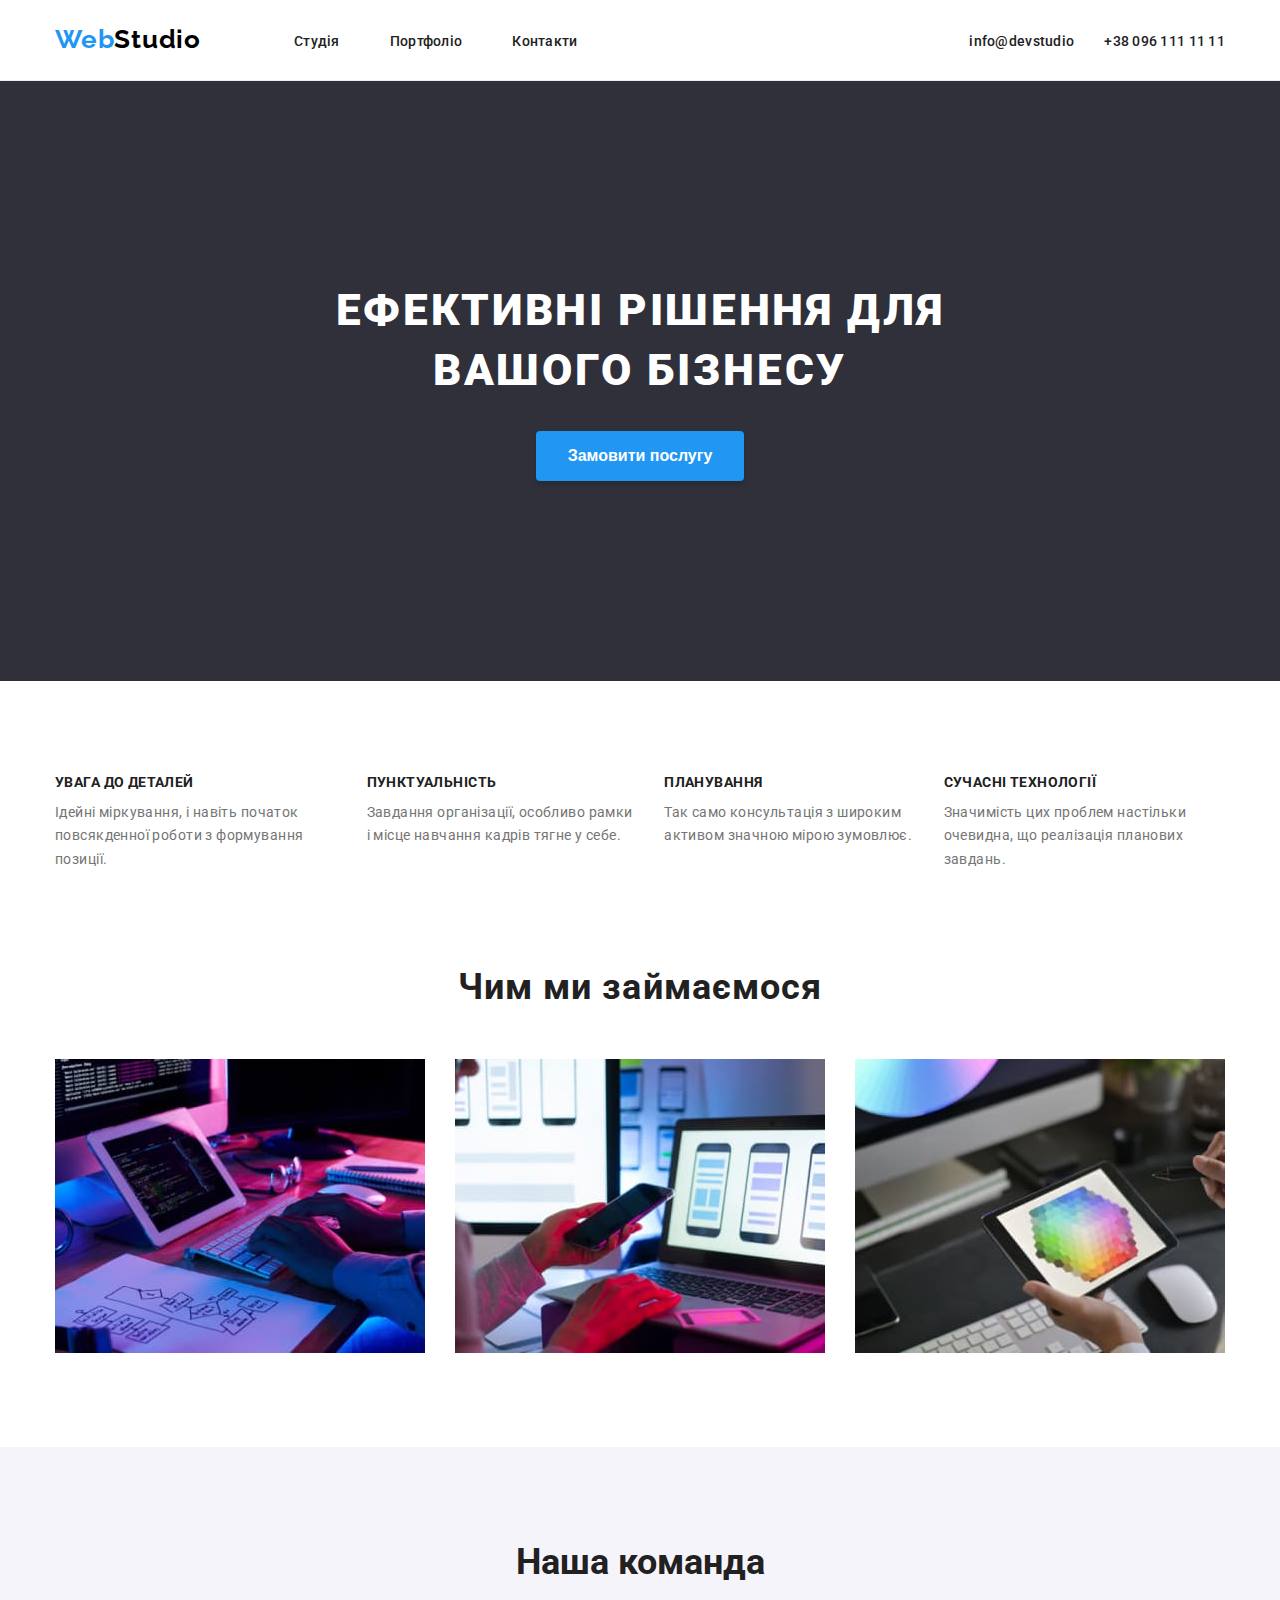
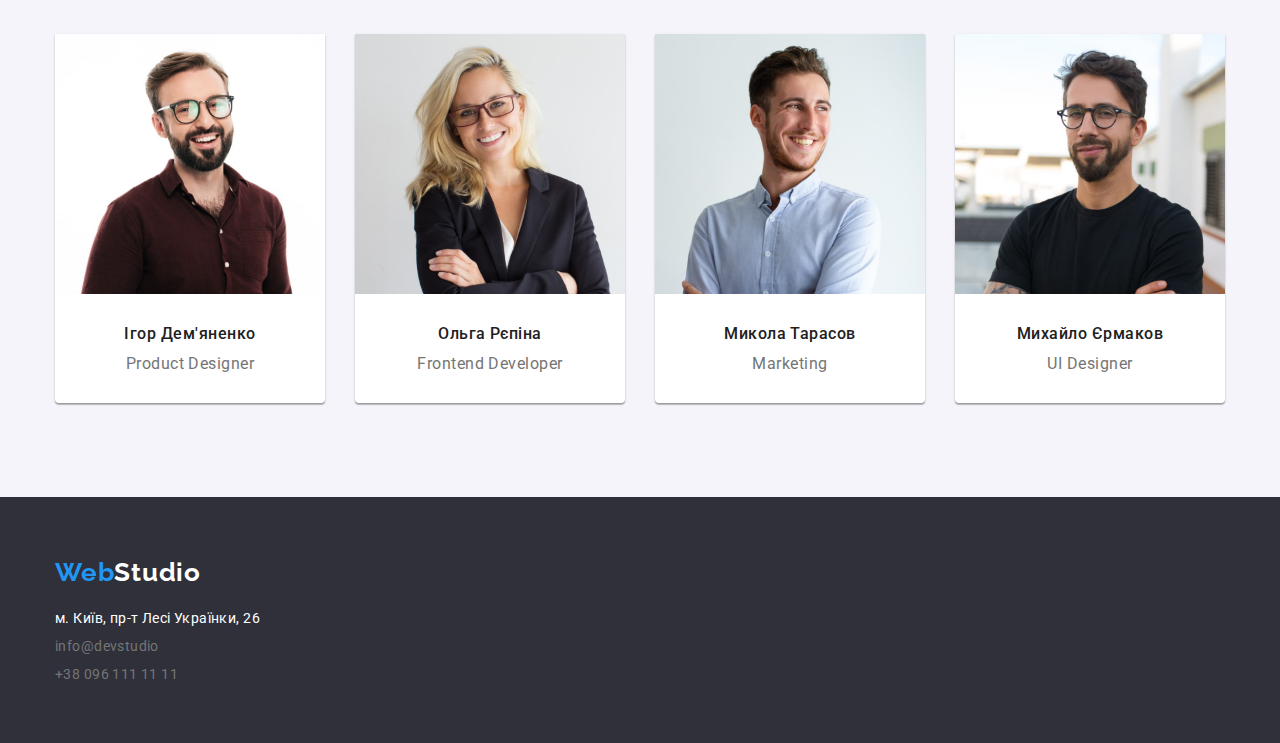
<file: index.html>
<!DOCTYPE html>
<html lang="uk">
  <head>
    <meta charset="UTF-8" />
    <meta http-equiv="X-UA-Compatible" content="IE=edge" />
    <meta name="viewport" content="width=device-width, initial-scale=1.0" />
    <title>Студія</title>
    <link rel="stylesheet" href="./css/styles.css" />
    <link rel="preconnect" href="https://fonts.googleapis.com" />
    <link rel="preconnect" href="https://fonts.gstatic.com" crossorigin />
    <link
      href="https://fonts.googleapis.com/css2?family=Raleway:wght@700&family=Roboto:wght@400;500;700;900&display=swap"
      rel="stylesheet"
    />
  </head>
  <body>
    <header class="header-page">
      <div class="container">
        <div class="header-container">
          <a class="link-logo" href="./index.html"
            ><span class="web-word">Web</span>Studio</a
          >
          <nav>
            <ul class="link-nav">
              <li><a class="link" href="./index.html">Студія</a></li>
              <li><a class="link" href="./portfolio.html">Портфоліо</a></li>
              <li><a class="link" href="#">Контакти</a></li>
            </ul>
          </nav>
          <ul class="link-contacts">
            <li>
              <a class="link" href="mailto:info@devstudio.com"
                >info@devstudio</a
              >
            </li>
            <li>
              <a class="link" href="tel:+380961111111">+38 096 111 11 11</a>
            </li>
          </ul>
        </div>
      </div>
    </header>
    <main>
      <section class="hero changes-section">
        <div class="container">
          <h1 class="hero-heading">Ефективні рішення для вашого бізнесу</h1>
          <button class="hero-btn" type="button">Замовити послугу</button>
        </div>
      </section>
      <section class="advantages changes-section">
        <div class="container">
          <h2 class="visually-hidden">Переваги</h2>
          <ul class="advantages-list">
            <li class="advantages-list-item">
              <h3 class="points">УВАГА ДО ДЕТАЛЕЙ</h3>
              <p class="description">
                Ідейні міркування, і навіть початок повсякденної роботи з
                формування позиції.
              </p>
            </li>
            <li class="advantages-list-item">
              <h3 class="points">ПУНКТУАЛЬНІСТЬ</h3>
              <p class="description">
                Завдання організації, особливо рамки і місце навчання кадрів
                тягне у себе.
              </p>
            </li>
            <li class="advantages-list-item">
              <h3 class="points">ПЛАНУВАННЯ</h3>
              <p class="description">
                Так само консультація з широким активом значною мірою зумовлює.
              </p>
            </li>
            <li class="advantages-list-item">
              <h3 class="points">СУЧАСНІ ТЕХНОЛОГІЇ</h3>
              <p class="description">
                Значимість цих проблем настільки очевидна, що реалізація
                планових завдань.
              </p>
            </li>
          </ul>
        </div>
      </section>
      <section class="what-we-do changes-section">
        <div class="container">
          <h2 class="what-we-do-heading">Чим ми займаємося</h2>
          <ul class="what-we-do-list">
            <li class="what-we-do-list-item">
              <img
                src="./images/img1.jpg"
                alt="планшет, дві руки на клавіатурі щось друкують"
                width="370"
              />
            </li>
            <li class="what-we-do-list-item">
              <img
                src="./images/img2.jpg"
                alt="ноутбук та частина монітору на яких зображено смартфони і дві жіночі руки, в лівій руці знаходиться смартфон"
                width="370"
              />
            </li>
            <li class="what-we-do-list-item">
              <img
                src="./images/img3.jpg"
                alt="дві руки, в лівій планшет з зображенням палітри кольорів, в правій стилус"
                width="370"
              />
            </li>
          </ul>
        </div>
      </section>
      <section class="our-team changes-section">
        <div class="container">
          <h2 class="our-team-heading">Наша команда</h2>
          <ul class="our-team-list">
            <li class="our-team-list-item">
              <img
                src="./images/photo1.jpg"
                alt="чоловік на вигляд років 40 з бородою в окулярах посміхається"
                width="270"
              />
              <div class="our-team-description">
                <h3 class="worker">Ігор Дем'яненко</h3>
                <p class="position">Product Designer</p>
              </div>
            </li>
            <li class="our-team-list-item">
              <img
                src="./images/photo2.jpg"
                alt="жінка на вигляд років 35 з помірно довгим білим волоссям в окулярах посміхається"
                width="270"
              />
              <div class="our-team-description">
                <h3 class="worker">Ольга Рєпіна</h3>
                <p class="position">Frontend Developer</p>
              </div>
            </li>
            <li class="our-team-list-item">
              <img
                src="./images/photo3.jpg"
                alt="чоловік на вигляд років 30 посміхається"
                width="270"
              />
              <div class="our-team-description">
                <h3 class="worker">Микола Тарасов</h3>
                <p class="position">Marketing</p>
              </div>
            </li>
            <li class="our-team-list-item">
              <img
                src="./images/photo4.jpg"
                alt="чоловік на вигляд років 30 в окулярах злегка посміхається"
                width="270"
              />
              <div class="our-team-description">
                <h3 class="worker">Михайло Єрмаков</h3>
                <p class="position">UI Designer</p>
              </div>
            </li>
          </ul>
        </div>
      </section>
    </main>
    <footer class="page-footer">
      <div class="container">
        <a class="link-logo-footer" href="./index.html"
          ><span class="web-word">Web</span>Studio</a
        >
        <address class="contacts">
          <ul class="link-contacts contacts-footer">
            <li class="location">
              <a
                class="link-footer"
                href="https://goo.gl/maps/7kxBD52CgUuhiN939"
                target="_blank"
                rel="noopener nofollow noreferrer"
                >м. Київ, пр-т Лесі Українки, 26</a
              >
            </li>
            <li class="link-contacts-item">
              <a class="link-footer" href="mailto:info@devstudio.com"
                >info@devstudio</a
              >
            </li>
            <li class="link-contacts-item">
              <a class="link-footer" href="tel:+380961111111"
                >+38 096 111 11 11</a
              >
            </li>
          </ul>
        </address>
      </div>
    </footer>
  </body>
</html>
</file>
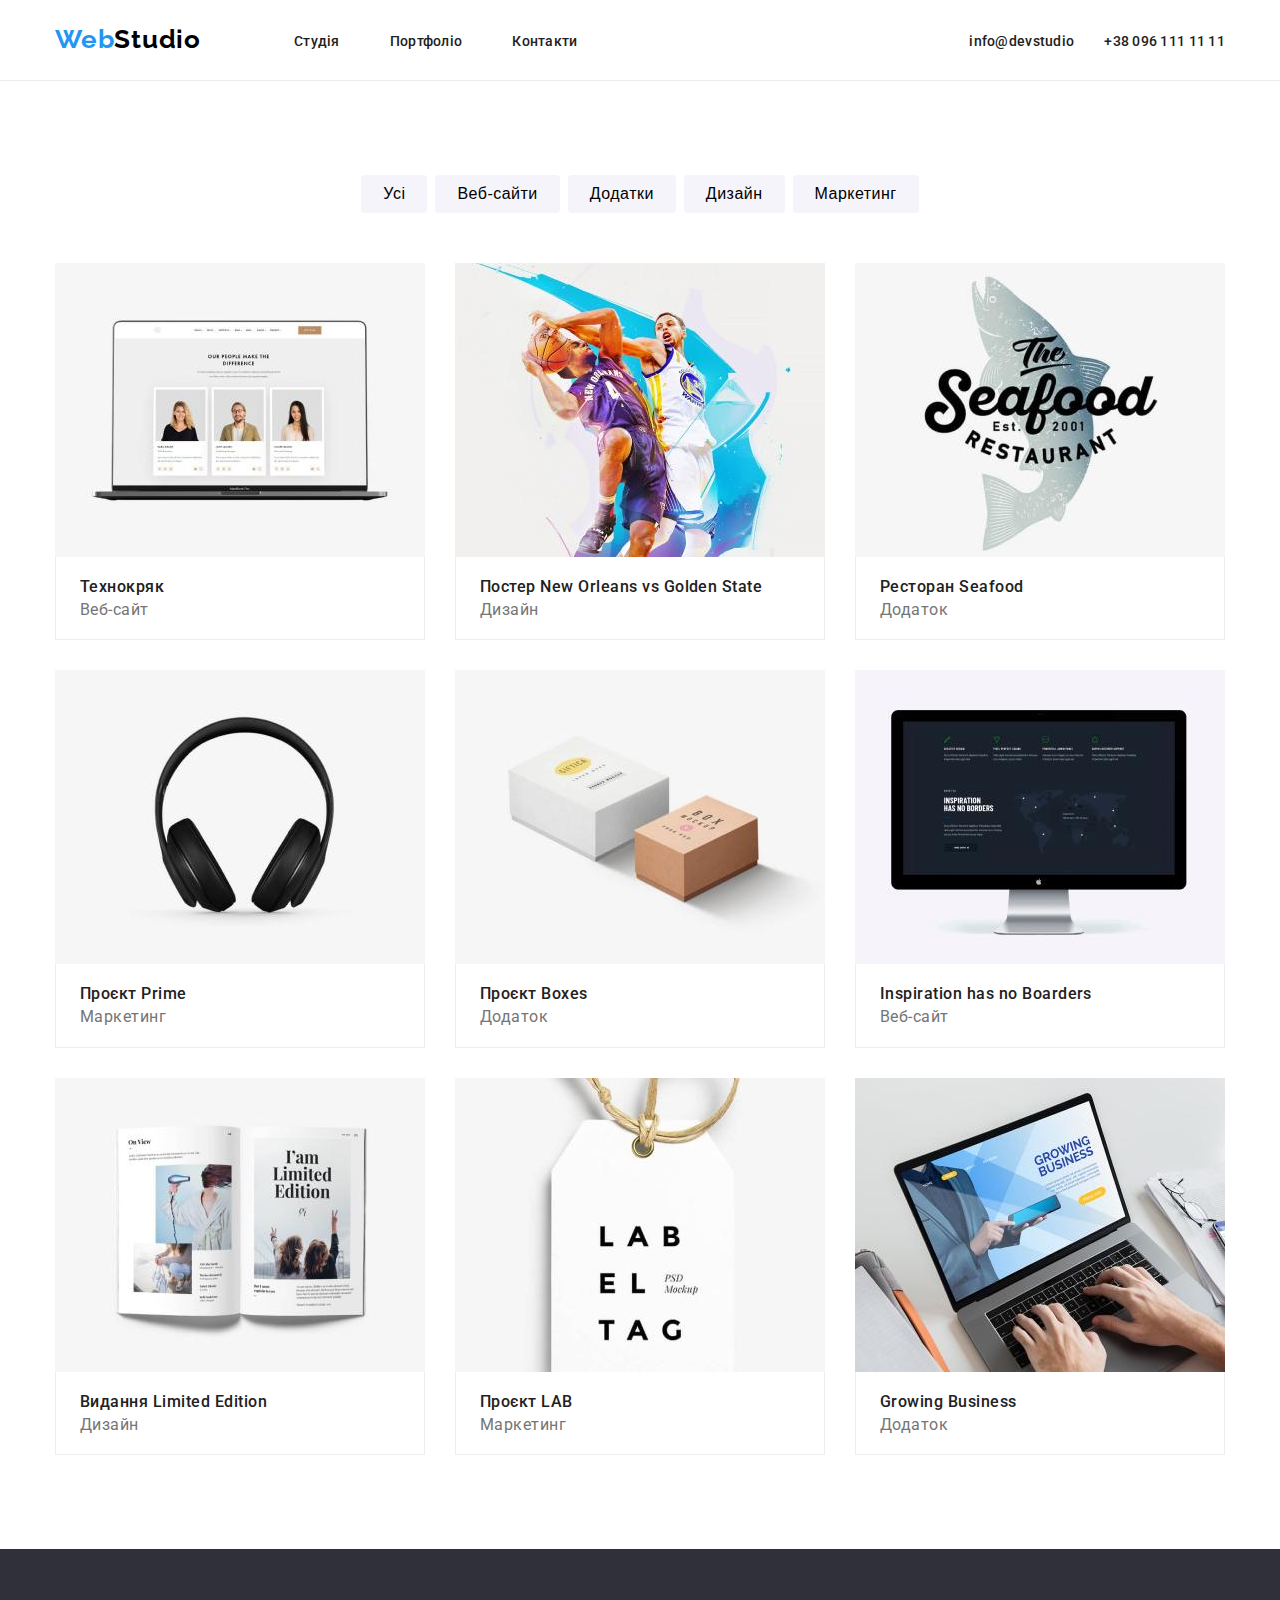
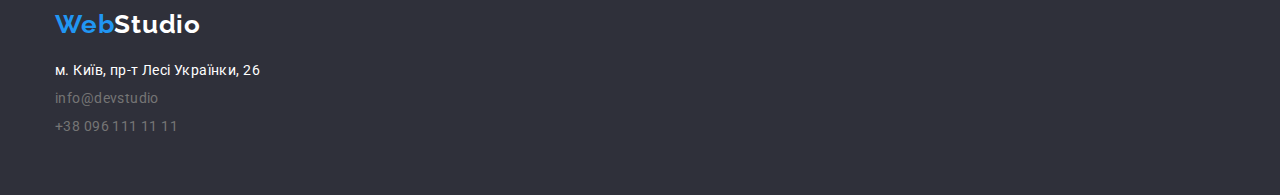
<file: portfolio.html>
<!DOCTYPE html>
<html lang="uk">
  <head>
    <meta charset="UTF-8" />
    <meta http-equiv="X-UA-Compatible" content="IE=edge" />
    <meta name="viewport" content="width=device-width, initial-scale=1.0" />
    <title>Портфоліо</title>
    <link rel="stylesheet" href="./css/styles.css" />
    <link rel="preconnect" href="https://fonts.googleapis.com" />
    <link rel="preconnect" href="https://fonts.gstatic.com" crossorigin />
    <link
      href="https://fonts.googleapis.com/css2?family=Raleway:wght@700&family=Roboto:wght@400;500;700;900&display=swap"
      rel="stylesheet"
    />
  </head>
  <body>
    <header class="header-page">
      <div class="container">
        <div class="header-container">
          <a class="link-logo" href="./index.html"
            ><span class="web-word">Web</span>Studio</a
          >
          <nav>
            <ul class="link-nav">
              <li><a class="link" href="./index.html">Студія</a></li>
              <li><a class="link" href="./portfolio.html">Портфоліо</a></li>
              <li><a class="link" href="#">Контакти</a></li>
            </ul>
          </nav>
          <ul class="link-contacts">
            <li>
              <a class="link" href="mailto:info@devstudio.com"
                >info@devstudio</a
              >
            </li>
            <li>
              <a class="link" href="tel:+380961111111">+38 096 111 11 11</a>
            </li>
          </ul>
        </div>
      </div>
    </header>
    <main>
      <section class="portfolio changes-section">
        <div class="container">
          <h1 class="visually-hidden">Портфоліо</h1>
          <ul class="btn-list">
            <li>
              <button class="btn" type="button">Усі</button>
            </li>
            <li>
              <button class="btn" type="button">Веб-сайти</button>
            </li>
            <li>
              <button class="btn" type="button">Додатки</button>
            </li>
            <li>
              <button class="btn" type="button">Дизайн</button>
            </li>
            <li>
              <button class="btn" type="button">Маркетинг</button>
            </li>
          </ul>
          <ul class="portfolio-list">
            <li class="portfolio-list-item">
              <img
                src="./images/portfolio-img/img_1.jpg"
                alt="img"
                width="370"
              />
              <div class="portfolio-list-item-description">
                <h3 class="our-works">Технокряк</h3>
                <p class="work-type">Веб-сайт</p>
              </div>
            </li>
            <li class="portfolio-list-item">
              <img
                src="./images/portfolio-img/img_2.jpg"
                alt="img"
                width="370"
              />
              <div class="portfolio-list-item-description">
                <h3 class="our-works">Постер New Orleans vs Golden State</h3>
                <p class="work-type">Дизайн</p>
              </div>
            </li>
            <li class="portfolio-list-item">
              <img
                src="./images/portfolio-img/img_3.jpg"
                alt="img"
                width="370"
              />
              <div class="portfolio-list-item-description">
                <h3 class="our-works">Ресторан Seafood</h3>
                <p class="work-type">Додаток</p>
              </div>
            </li>
            <li class="portfolio-list-item">
              <img
                src="./images/portfolio-img/img_4.jpg"
                alt="img"
                width="370"
              />
              <div class="portfolio-list-item-description">
                <h3 class="our-works">Проєкт Prime</h3>
                <p class="work-type">Маркетинг</p>
              </div>
            </li>
            <li class="portfolio-list-item">
              <img
                src="./images/portfolio-img/img_5.jpg"
                alt="img"
                width="370"
              />
              <div class="portfolio-list-item-description">
                <h3 class="our-works">Проєкт Boxes</h3>
                <p class="work-type">Додаток</p>
              </div>
            </li>
            <li class="portfolio-list-item">
              <img
                src="./images/portfolio-img/img_6.jpg"
                alt="img"
                width="370"
              />
              <div class="portfolio-list-item-description">
                <h3 class="our-works">Inspiration has no Boarders</h3>
                <p class="work-type">Веб-сайт</p>
              </div>
            </li>
            <li class="portfolio-list-item">
              <img
                src="./images/portfolio-img/img_7.jpg"
                alt="img"
                width="370"
              />
              <div class="portfolio-list-item-description">
                <h3 class="our-works">Видання Limited Edition</h3>
                <p class="work-type">Дизайн</p>
              </div>
            </li>
            <li class="portfolio-list-item">
              <img
                src="./images/portfolio-img/img_8.jpg"
                alt="img"
                width="370"
              />
              <div class="portfolio-list-item-description">
                <h3 class="our-works">Проєкт LAB</h3>
                <p class="work-type">Маркетинг</p>
              </div>
            </li>
            <li class="portfolio-list-item">
              <img
                src="./images/portfolio-img/img_9.jpg"
                alt="img"
                width="370"
              />
              <div class="portfolio-list-item-description">
                <h3 class="our-works">Growing Business</h3>
                <p class="work-type">Додаток</p>
              </div>
            </li>
          </ul>
        </div>
      </section>
    </main>
    <footer class="page-footer">
      <div class="container">
        <a class="link-logo-footer" href="./index.html"
          ><span class="web-word">Web</span>Studio</a
        >
        <address class="contacts">
          <ul class="link-contacts contacts-footer">
            <li class="location">
              <a
                class="link-footer"
                href="https://goo.gl/maps/7kxBD52CgUuhiN939"
                target="_blank"
                rel="noopener nofollow noreferrer"
                >м. Київ, пр-т Лесі Українки, 26</a
              >
            </li>
            <li class="link-contacts-item">
              <a class="link-footer" href="mailto:info@devstudio.com"
                >info@devstudio</a
              >
            </li>
            <li class="link-contacts-item">
              <a class="link-footer" href="tel:+380961111111"
                >+38 096 111 11 11</a
              >
            </li>
          </ul>
        </address>
      </div>
    </footer>
  </body>
</html>
</file>
<file: css/styles.css>
/* спочатку йдуть властивості для index.html потім для portfolio.html починаючи зі строки 352 */

*,
*::before,
*::after {
  box-sizing: border-box;
}

:root {
  --primary-color: #212121;
  --secondary-color: #757575;
  --banner-color: #2f303a;
  --white-color: #fff;
  --black-color: #000;
  --bluelite-color: #2196f3;
  --btnhover-color: #0b79d3;
  --bckgrnd-color: #f5f4fa;
  --border-bottom-color: #ececec;
  --border-card-color: #eee;
  --main-font-family: "Roboto", sans-serif;
  --additional-font-family: "Raleway", sans-serif;
}

body {
  font-family: var(--main-font-family);
  color: var(--primary-color);
  margin: 0;
}

ul {
  list-style-type: none;
}

h1, h2, h3, h4, h5, h6, p, ul {
  margin: 0;
  padding: 0;
}

/* стилі у тегів <section> */
.changes-section {
  padding-top: 94px;
  padding-bottom: 94px;
}

.container {
  max-width: 1200px;
  margin-right: auto;
  margin-left: auto;
  padding: 0 15px;
}

/* клаc тегу header */
.header-page {
  border-bottom: 1px solid var(--border-bottom-color);
}

/* div обгортка логотипу та навігації хедера */
.header-container {
  display: flex;
  align-items: center;
}

/* список навігації (хедер) */
.link-nav {
  display: flex;
  gap: 50px;
}

/* список що йде зразу за списком навігаціїї(email та tel) (хедер) */
.link-contacts {  
  display: flex;
  margin-left: auto;
  gap: 30px;
}

/* приховані заголовоки */
.visually-hidden {
  position: absolute;
  white-space: nowrap;
  width: 1px;
  height: 1px;
  overflow: hidden;
  border: 0;
  padding: 0;
  clip: rect(0 0 0 0);
  clip-path: inset(50%);
  margin: -1px;
}

/* посилання-логотип (хедер) */
.link-logo {
  font-family: var(--additional-font-family);
  font-size: 26px;
  font-weight: 700;
  line-height: 1.2;
  letter-spacing: 0.03em;
  color: var(--black-color);
  text-decoration: none;
  margin-right: 93px;
  padding: 24px 0 25px 0px;
}

/* span обгортка у логотипі слова Web (хедер і футер) */
.web-word {
  color: var(--bluelite-color);
}

/* елементи списку навігації та списку з email та tel (хедер) */
.link {
  font-size: 14px;
  font-weight: 500;
  line-height: 1.1;
  letter-spacing: 0.02em;
  color: var(--primary-color);
  text-decoration: none;
  padding: 32px 0;
}

/* посилання при ховері (хедер) */
.link:hover {
  color: var(--bluelite-color);
}

/* посилання при фокусі (хедер) */
.link:focus {
  color: var(--bluelite-color);
}


/* Властивості для сорінки index.html */

/* секція hero(далі герой) (мейн) */
.hero {
  background-color: var(--banner-color);
  color: var(--white-color);
  margin-top: 0;
  max-width: 1600px;
  margin-right: auto;
  margin-left: auto;
  padding: 200px 0;
}

/* заголовок h1 секці герой (мейн) */
.hero-heading {
    font-size: 44px;
    font-weight: 900;
    line-height: 1.36;
    text-transform: uppercase;
    letter-spacing: 0.06em;
    text-align: center;
    max-width: 696px;
    margin: 0 auto 30px;
}

/* кнопка у секціїї герой (мейн) */
.hero-btn {
  display: flex;
  background-color: var(--bluelite-color);
  color: var(--white-color);
  font-size: 16px;
  font-weight: 700;
  line-height: 1.9;
  border: none;
  padding: 10px 32px;
  box-shadow: 0 4px 4px rgba(0, 0, 0, 0.15);
  border-radius: 4px;
  margin: 0 auto;
}

/* кнопка при ховері (герой) */
.hero-btn:hover {
  background-color: var(--btnhover-color);
}

/* кнопка при фокусі (герой) */
.hero-btn:focus {
background-color: var(--btnhover-color);
}

/* список секціїї advantages (мейн) */
.advantages-list {
  display: flex;
  gap: 30px;
}

/* заголовок h3 в елементах списку секціїї advantages (мейн) */
.points {
  font-size: 14px;
  line-height: 1.1;
  letter-spacing: 0.03em;
  text-transform: uppercase;
  margin-bottom: 10px;
 }

 /* абзац p в елементах списку секціїї advantages (мейн) */
.description {
  font-size: 14px;
  line-height: 1.7;
  letter-spacing: 0.03em;
  color: var(--secondary-color);
}

/* секція з класом "what-we-do" (мейн) */
.what-we-do {
  padding-top: 0;
  /* background-color: teal; */
}

/* заголовок h2 секції "what-we-do"(мейн) */
.what-we-do-heading {
  font-size: 36px;
  line-height: 1.2;
  letter-spacing: 0.03em;
  text-align: center;
  margin-bottom: 50px;
}

/* список секції "what-we-do"(мейн) */
.what-we-do-list {
  display: flex;
  justify-content: space-between;
  max-height: 294px;
}

/* секція з класом "our-team" (мейн) */
.our-team {
  background-color: var(--bckgrnd-color);
}

/* заголовок h2 секції "our-team" (мейн) */
.our-team-heading {
  font-size: 36px;
  line-height: 1.2;
  letter-spacing: 0.03;
  text-align: center;
  margin-bottom: 50px;
}

/* список секції "our-team"(мейн) */
.our-team-list {
  display: flex;
  gap: 30px;
}

/* елементи списку секції "our-team"(мейн) */
.our-team-list-item {
  background-color: var(--white-color);
  box-shadow: 0px 1px 3px rgba(0, 0, 0, 0.12), 0px 1px 1px rgba(0, 0, 0, 0.14), 0px 2px 1px rgba(0, 0, 0, 0.2);
  border-radius: 0px 0px 4px 4px;
}

/* div обгортка заголовку h3 та абзацу p елемента списку секції "our-team" (мейн) */
.our-team-description {
  text-align: center;
  padding: 30px 0;
  margin-top: -4px;
}

/* заголовок h3 в елементі списку секції "our-team" (мейн) */
.worker {
  font-size: 16px;
  font-weight: 500;
  line-height: 1.2;
  letter-spacing: 0.03em;
  margin-bottom: 10px;
 }

 /* абзац h3 в елементі списку секції "our-team" (мейн) */
.position {
    font-size: 16px;
    line-height: 1.2;
    letter-spacing: 0.03em;
    color: var(--secondary-color);
}

/* клас тегу footer */
.page-footer {
  background-color: var(--banner-color);
}

/* посилання логотип у футері */
.link-logo-footer {
  font-family: var(--additional-font-family);
  font-size: 26px;
  font-weight: 700;
  line-height: 1.2;
  letter-spacing: 0.03em;
  color: var(--white-color);
  text-decoration: none;
  display: inline-block;
  padding-top: 60px;
}

/* тег <address> у футері*/
.contacts {
  font-style: normal;
}

/* ще одна назва класу для списку тегу address у футері */
.contacts-footer {
  display: inline-block;
  padding-top: 20px;
  padding-bottom: 60px;
}

/* перший елемент списку у тезі address: адреса з посиланням на гугл карту (футер) */
.location {
  margin-bottom: 9px;
}

/* посилання першого елементу списку у тезі address (футер) */
.location .link-footer {
  color: var(--white-color);
}

/* інші елементи списку у тезі address email та tel (футер) */
.link-contacts-item:not(:last-child) {
  margin-bottom: 9px;
}

/* посилання елементів списку у тезі address (футер) */
.link-footer {
  font-size: 14px;
  line-height: 1.2;
  letter-spacing: 0.03em;
  color: var(--secondary-color);
  text-decoration: none;
}

/*ховер посилання елементів списку у тезі address (футер) */
.link-footer:hover {
  color: var(--bluelite-color);
}

/*фокус посилання елементів списку у тезі address (футер) */
.link-footer:focus {
  color: var(--bluelite-color);
}


/* Властивості стилів прописані вище для файлу index.html.
Крім властивостей хедеру та футеру, а також: "div class="container""
та іншим, що стоять вище селектору ".container" у цьому файлі,
які підходять як для index.html
так і для portfolio.html*/


/* Стилі для мейну файлу portfolio.html */


/* список кнопок секції з класом "portfolio"(мейн) */
.btn-list {
  display: flex;
  justify-content: center;
  gap: 8px;
  margin-bottom: 50px;
}

/* кнопка секції з класом "portfolio"(мейн) */
.btn {
  background-color: var(--bckgrnd-color);
  font-weight: 500;
  font-size: 16px;
  line-height: 1.6;
  letter-spacing: 0.03em;
  cursor: pointer;
  border: none;
  border-radius: 4px;
  padding: 6px 22px;
}

/* ховер кнопки секції з класом "portfolio"(мейн) */
.btn:hover {
  background-color: var(--bluelite-color);
  color: var(--white-color);
}

/* фокус кнопки секції з класом "portfolio"(мейн) */
.btn:focus {
  background-color: var(--bluelite-color);
  color: var(--white-color);
}

/* список елементів секції з класом "portfolio"(мейн) */
.portfolio-list {
  display: flex;
  flex-wrap: wrap;
}

/* елемент списку секції з класом "portfolio"(мейн) */
.portfolio-list-item {
  background-color: var(--white-color);
  margin-right: 30px;
  margin-bottom: 30px;
}

/* кожний третій елемент списку секції з класом "portfolio"(мейн) */
.portfolio-list-item:nth-child(3n) {
  margin-right: 0;
}

/* останні три елемента списку секції з класом "portfolio"(мейн) */
.portfolio-list-item:nth-last-child(-n + 3) {
  margin-bottom: 0;
}

/* div обгортка заголовку h3 та абзацу p елементів списку секції з класом "portfolio"(мейн) */
.portfolio-list-item-description {
  border-left: 1px solid var(--border-card-color);
  border-right: 1px solid var(--border-card-color);
  border-bottom: 1px solid var(--border-card-color);
  padding: 20px 24px;
  margin-top: -4px;
}

/* заголовок h3 елементів списку секції з класом "portfolio"(мейн) */
.our-works   {
  font-size: 16px;
  font-weight: 500;
  line-height: 1.2;
  letter-spacing: 0.03em;
  margin-bottom: 4px;
}

/* абзац h3 елементів списку секції з класом "portfolio"(мейн) */
.work-type {
  font-size: 16px;
  line-height: 1.2;
  letter-spacing: 0.03em;
  color: var(--secondary-color);
}
</file>
